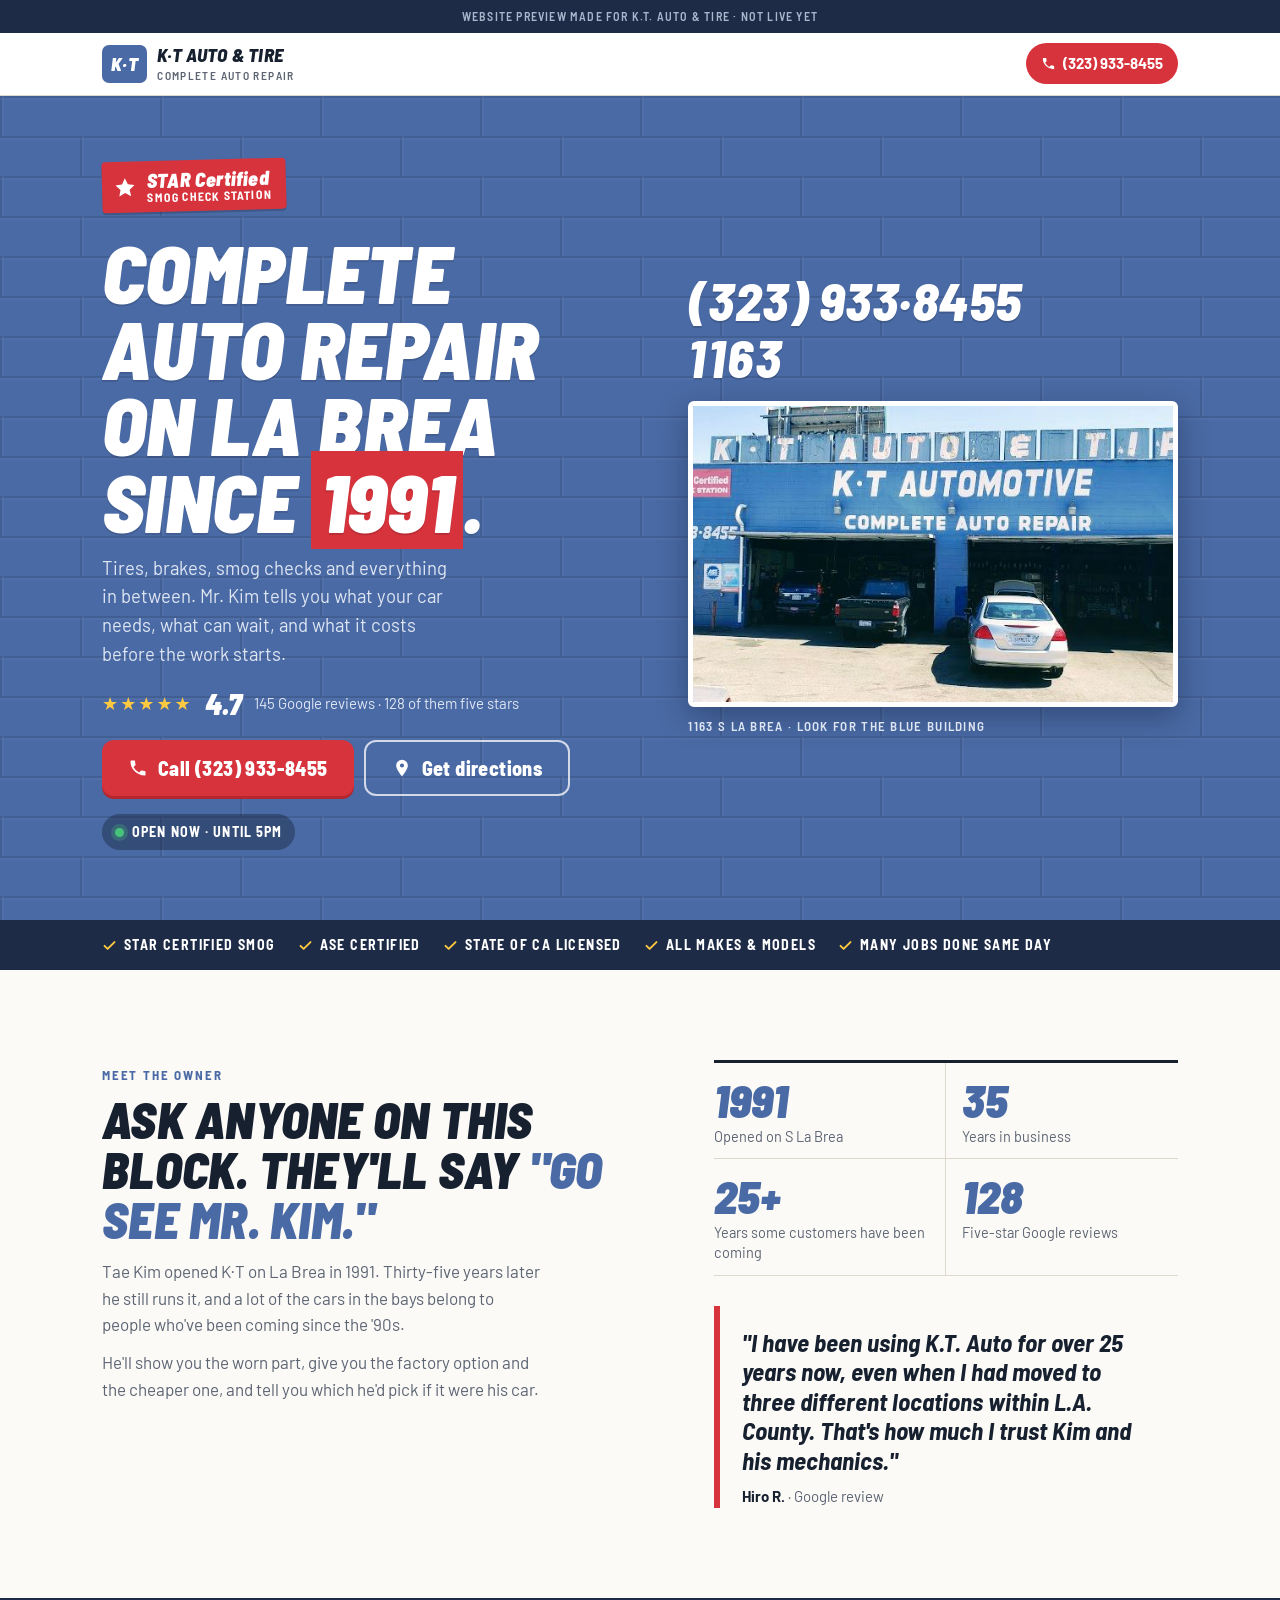
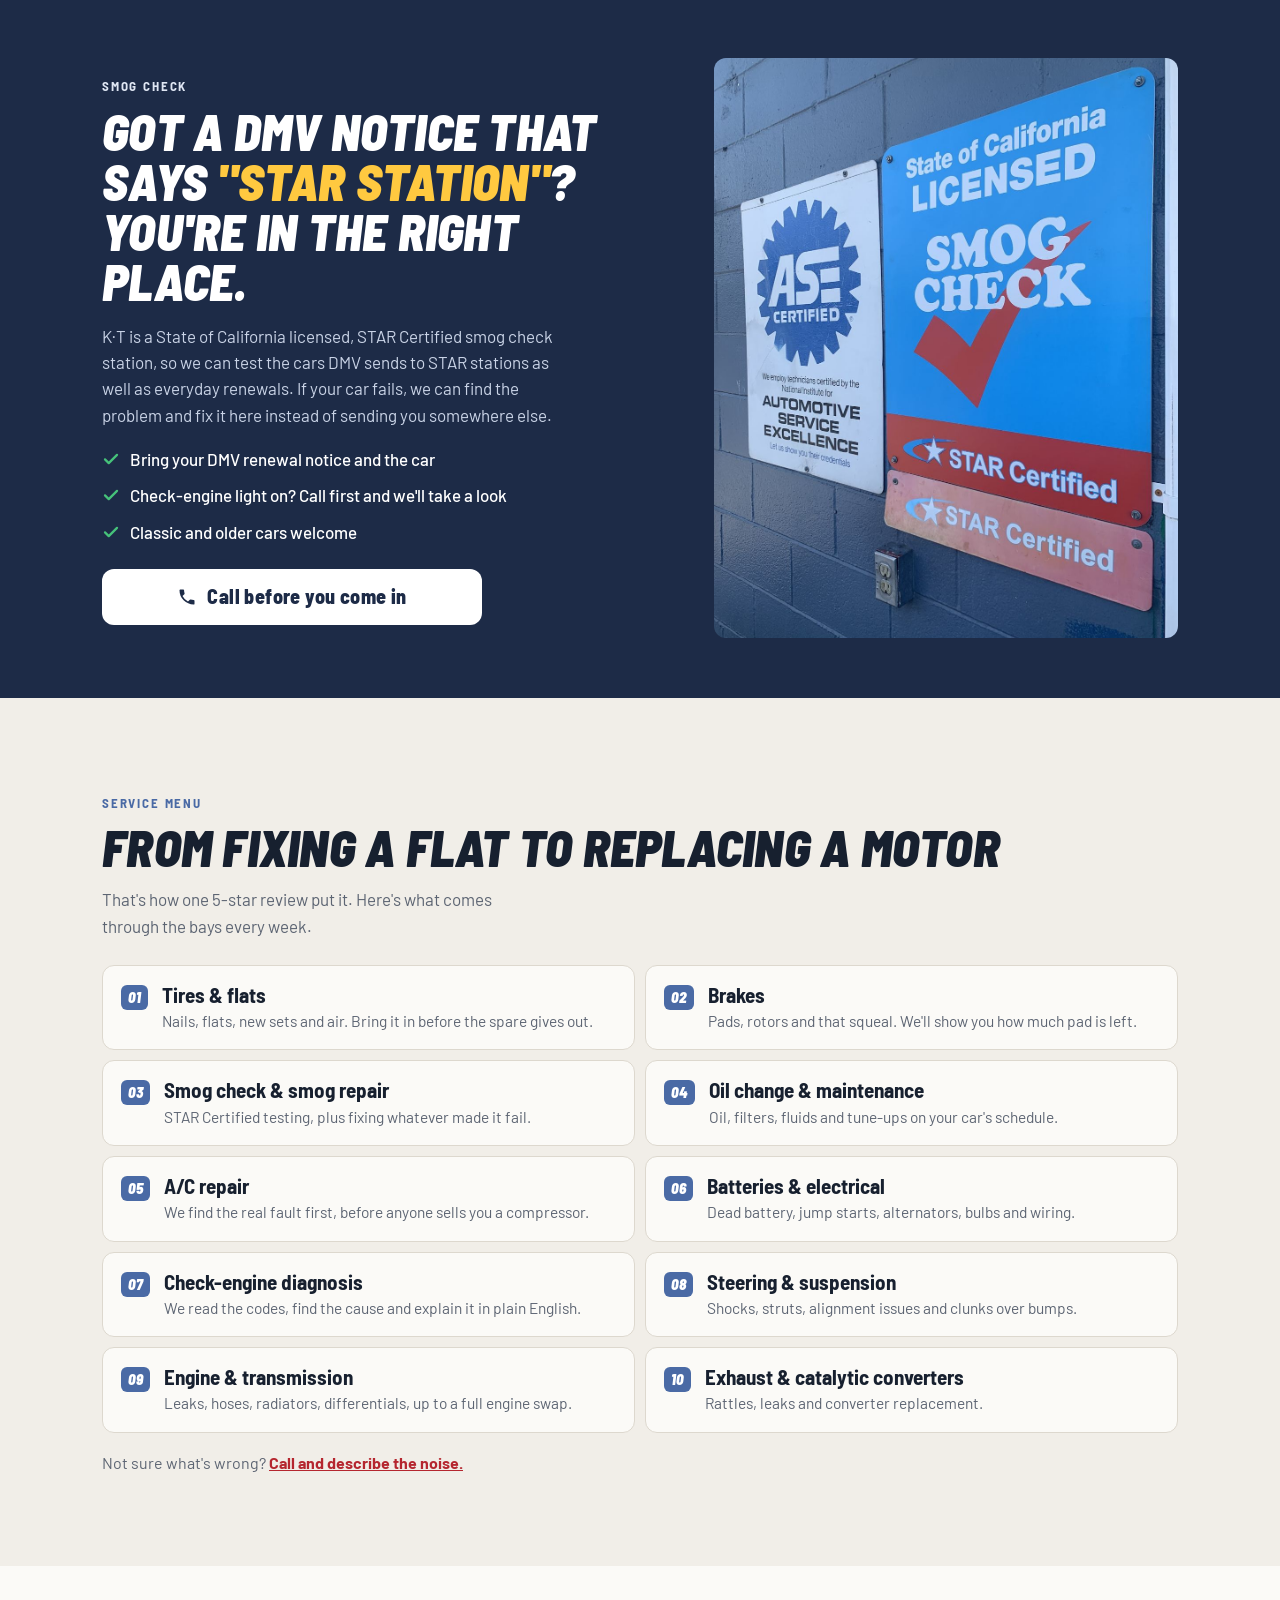
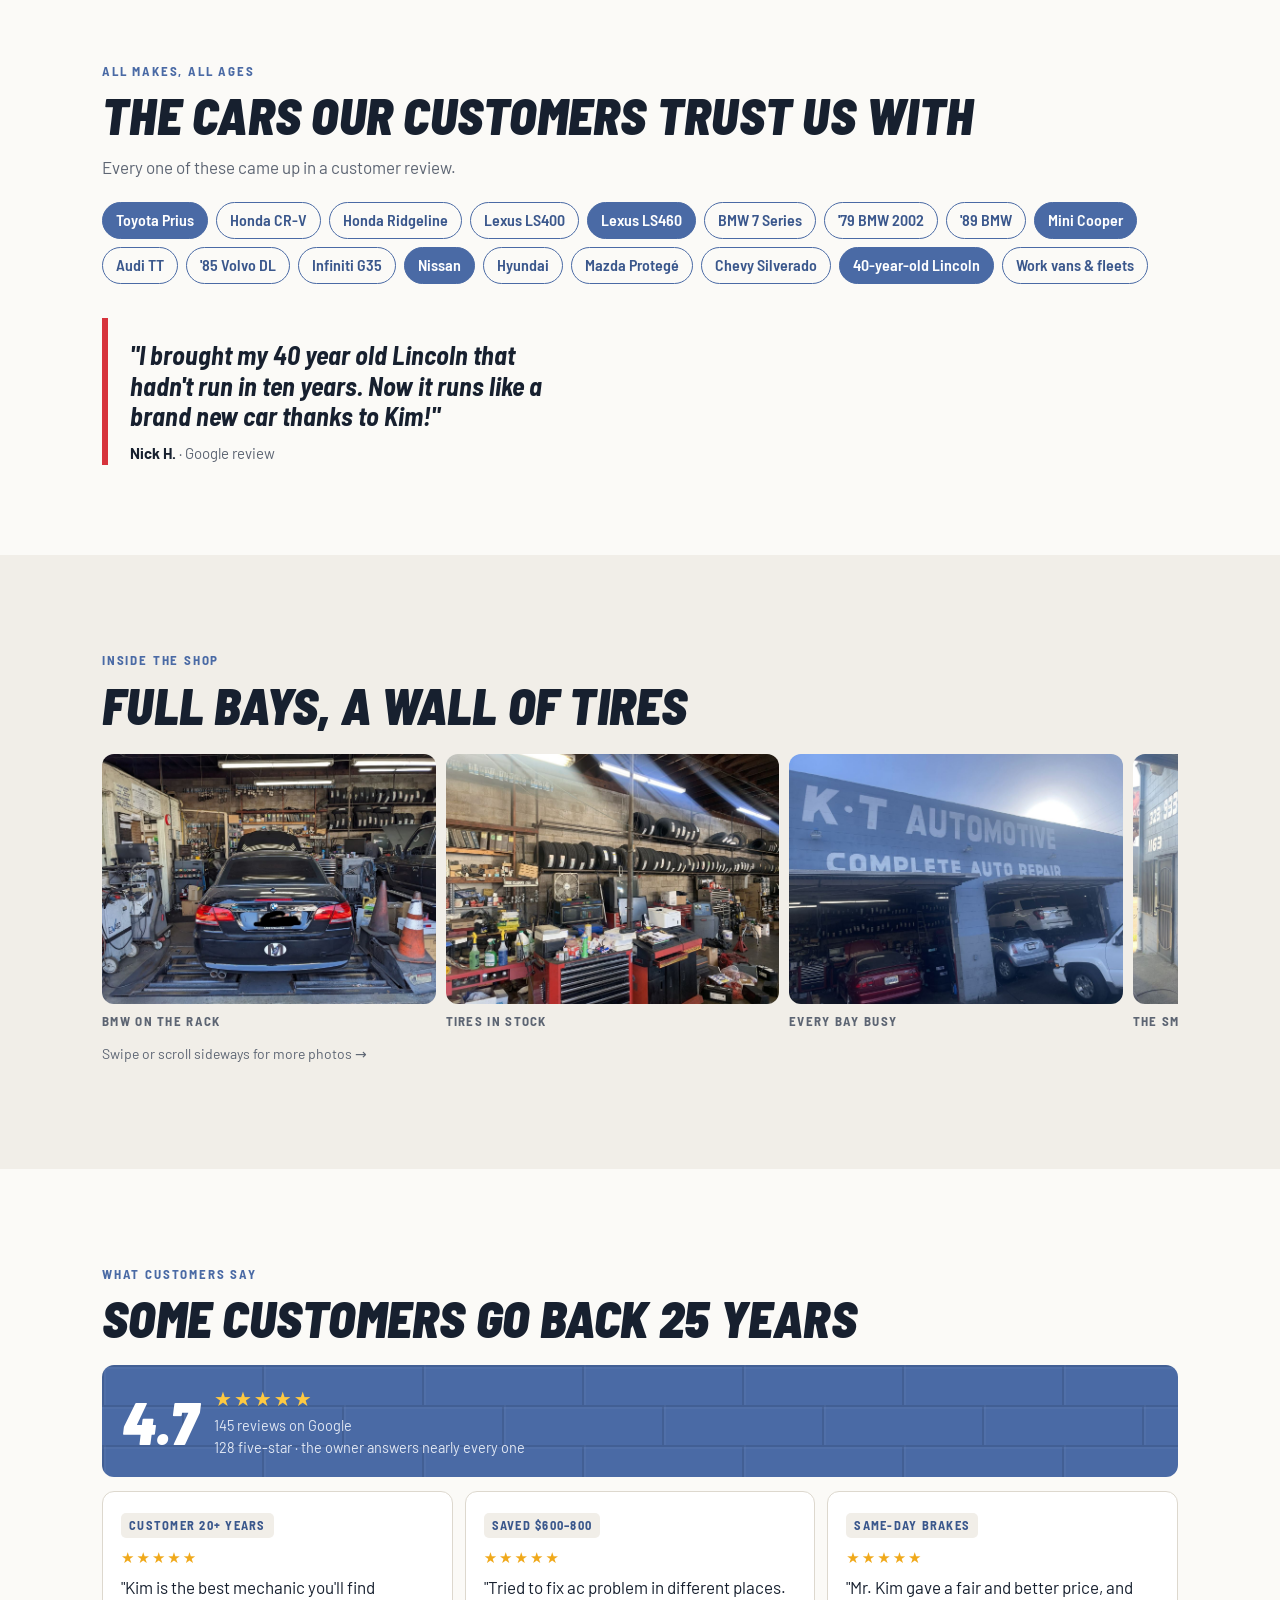
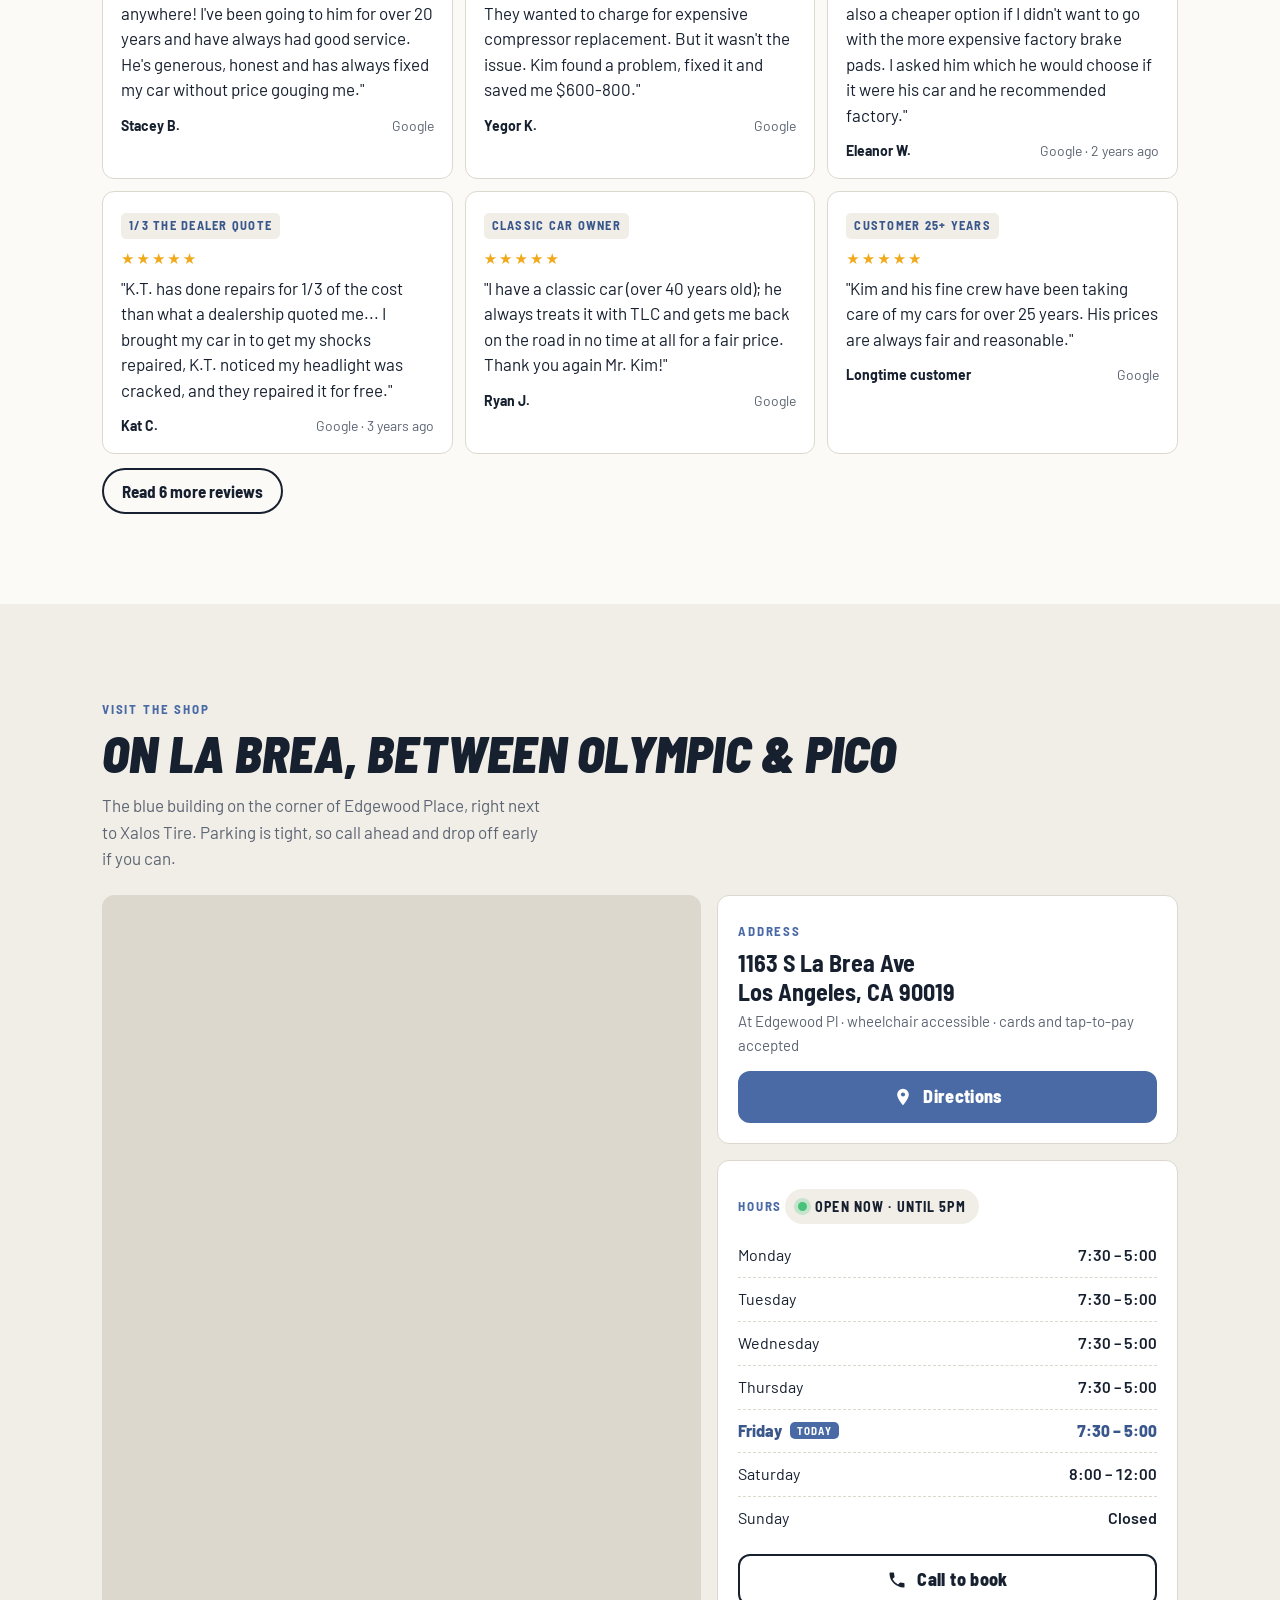
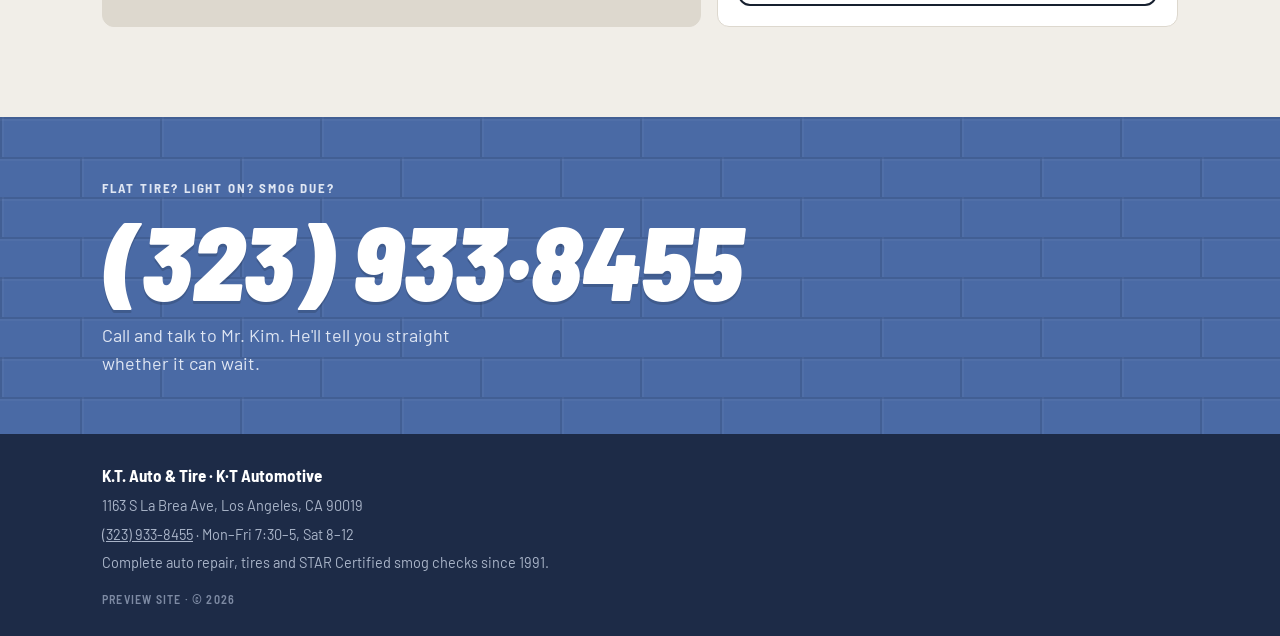
<file: kt-auto/index.html>
<!doctype html>
<html lang="en">
<head>
<meta charset="utf-8">
<meta name="viewport" content="width=device-width, initial-scale=1, viewport-fit=cover">
<meta name="robots" content="noindex, nofollow">
<title>K.T. Auto &amp; Tire · Complete Auto Repair &amp; STAR Smog Check · La Brea, Los Angeles</title>
<meta name="description" content="Complete auto repair, tires and STAR Certified smog checks on S La Brea Ave since 1991. 4.7 stars from 145 Google reviews. Call (323) 933-8455.">
<meta name="theme-color" content="#4a6aa5">
<link rel="icon" href="data:image/svg+xml,%3Csvg xmlns=%22http://www.w3.org/2000/svg%22 viewBox=%220 0 32 32%22%3E%3Crect width=%2232%22 height=%2232%22 rx=%227%22 fill=%22%234a6aa5%22/%3E%3Ctext x=%2216%22 y=%2222%22 font-family=%22Arial%22 font-style=%22italic%22 font-weight=%22900%22 font-size=%2214%22 fill=%22%23fff%22 text-anchor=%22middle%22%3EKT%3C/text%3E%3C/svg%3E">
<meta name="format-detection" content="telephone=yes">
<link rel="preconnect" href="https://fonts.googleapis.com">
<link rel="preconnect" href="https://fonts.gstatic.com" crossorigin>
<link href="https://fonts.googleapis.com/css2?family=Barlow+Semi+Condensed:ital,wght@0,600;0,700;1,700;1,800;1,900&family=Barlow:ital,wght@0,400;0,500;0,600;0,700;1,500&display=swap" rel="stylesheet">
<link rel="stylesheet" href="style.css">
</head>
<body>

<svg width="0" height="0" style="position:absolute" aria-hidden="true">
  <symbol id="i-phone" viewBox="0 0 24 24"><path fill="currentColor" d="M6.6 10.8a15.1 15.1 0 0 0 6.6 6.6l2.2-2.2a1 1 0 0 1 1-.25 11.4 11.4 0 0 0 3.6.57 1 1 0 0 1 1 1V20a1 1 0 0 1-1 1A17 17 0 0 1 3 4a1 1 0 0 1 1-1h3.5a1 1 0 0 1 1 1c0 1.25.2 2.45.57 3.57a1 1 0 0 1-.25 1z"/></symbol>
  <symbol id="i-pin" viewBox="0 0 24 24"><path fill="currentColor" d="M12 2a7 7 0 0 0-7 7c0 5.25 7 13 7 13s7-7.75 7-13a7 7 0 0 0-7-7zm0 9.5A2.5 2.5 0 1 1 12 6.5a2.5 2.5 0 0 1 0 5z"/></symbol>
  <symbol id="i-clock" viewBox="0 0 24 24"><path fill="none" stroke="currentColor" stroke-width="2" stroke-linecap="round" d="M12 7v5l3 2"/><circle cx="12" cy="12" r="9" fill="none" stroke="currentColor" stroke-width="2"/></symbol>
  <symbol id="i-star" viewBox="0 0 24 24"><path fill="currentColor" d="M12 2.5l2.9 6.1 6.6.8-4.9 4.6 1.3 6.6L12 17.3l-5.9 3.3 1.3-6.6L2.5 9.4l6.6-.8z"/></symbol>
  <symbol id="i-check" viewBox="0 0 24 24"><path fill="none" stroke="currentColor" stroke-width="3" stroke-linecap="round" stroke-linejoin="round" d="M4 12.5l5 5L20 6.5"/></symbol>
</svg>

<div class="demo-ribbon">Website preview made for K.T. Auto &amp; Tire · not live yet</div>

<header class="top">
  <div class="wrap">
    <a class="brand" href="#top" aria-label="K.T. Auto and Tire, back to top">
      <span class="brand-mark">K·T</span>
      <span class="brand-name"><b>K·T Auto &amp; Tire</b><span>Complete auto repair</span></span>
    </a>
    <a class="top-call" href="tel:+13239338455"><svg><use href="#i-phone"/></svg><span class="lbl">Call</span><span class="num">(323) 933-8455</span></a>
  </div>
</header>

<main id="top">

<!-- Hero: painted like the shop's own blue block wall -->
<section class="hero wall">
  <div class="wrap hero-grid">
    <div class="hero-copy">
      <div class="star-banner"><svg><use href="#i-star"/></svg><span><b>STAR Certified</b>Smog check station</span></div>
      <h1>Complete auto repair on La Brea since <em>1991</em>.</h1>
      <p class="sub">Tires, brakes, smog checks and everything in between. Mr. Kim tells you what your car needs, what can wait, and what it costs before the work starts.</p>
      <a class="proof" href="#reviews">
        <span class="stars" aria-hidden="true">★★★★★</span>
        <b>4.7</b>
        <span class="small">145 Google reviews · 128 of them five stars</span>
      </a>
      <div class="btns">
        <a class="btn btn-call" href="tel:+13239338455"><svg><use href="#i-phone"/></svg>Call (323) 933-8455</a>
        <a class="btn btn-ghost" href="https://www.google.com/maps/dir/?api=1&amp;destination=K.T.+Auto+%26+Tire+1163+S+La+Brea+Ave+Los+Angeles+CA+90019" target="_blank" rel="noopener"><svg><use href="#i-pin"/></svg>Get directions</a>
      </div>
      <div class="status" data-status><i></i><span>Mon–Fri 7:30–5 · Sat 8–12</span></div>
    </div>
    <div class="hero-side">
      <a class="painted" href="tel:+13239338455" aria-label="Call (323) 933-8455">
        <span class="p-num">(323) 933·8455</span>
        <span class="p-addr">1163</span>
      </a>
      <figure class="hero-photo">
        <img src="img/storefront.jpg" alt="The K·T Automotive building on La Brea: blue block wall, open service bays and cars out front">
        <figcaption>1163 S La Brea · look for the blue building</figcaption>
      </figure>
    </div>
  </div>
</section>

<div class="certs">
  <div class="wrap">
    <span><svg><use href="#i-check"/></svg>STAR Certified smog</span>
    <span><svg><use href="#i-check"/></svg>ASE Certified</span>
    <span><svg><use href="#i-check"/></svg>State of CA licensed</span>
    <span><svg><use href="#i-check"/></svg>All makes &amp; models</span>
    <span><svg><use href="#i-check"/></svg>Many jobs done same day</span>
  </div>
</div>

<!-- About Mr. Kim -->
<section class="block" id="kim">
  <div class="wrap kim-grid">
    <div>
      <span class="tag">Meet the owner</span>
      <h2 class="h2">Ask anyone on this block. They'll say <em>"go see Mr. Kim."</em></h2>
      <p class="lede">Tae Kim opened K·T on La Brea in 1991. Thirty-five years later he still runs it, and a lot of the cars in the bays belong to people who've been coming since the '90s.</p>
      <p class="lede">He'll show you the worn part, give you the factory option and the cheaper one, and tell you which he'd pick if it were his car.</p>
    </div>
    <div class="ledger">
      <div><b>1991</b><span>Opened on S La Brea</span></div>
      <div><b>35</b><span>Years in business</span></div>
      <div><b>25+</b><span>Years some customers have been coming</span></div>
      <div><b>128</b><span>Five-star Google reviews</span></div>
    </div>
    <figure class="pull">
      <blockquote>"I have been using K.T. Auto for over 25 years now, even when I had moved to three different locations within L.A. County. That's how much I trust Kim and his mechanics."</blockquote>
      <figcaption><b>Hiro R.</b> · Google review</figcaption>
    </figure>
  </div>
</section>

<!-- Smog -->
<section class="smog" id="smog">
  <div class="wrap smog-grid">
    <div>
      <span class="tag tag-light">Smog check</span>
      <h2 class="h2">Got a DMV notice that says <em>"STAR station"</em>? You're in the right place.</h2>
      <p>K·T is a State of California licensed, STAR Certified smog check station, so we can test the cars DMV sends to STAR stations as well as everyday renewals. If your car fails, we can find the problem and fix it here instead of sending you somewhere else.</p>
      <ul class="smog-list">
        <li><svg><use href="#i-check"/></svg>Bring your DMV renewal notice and the car</li>
        <li><svg><use href="#i-check"/></svg>Check-engine light on? Call first and we'll take a look</li>
        <li><svg><use href="#i-check"/></svg>Classic and older cars welcome</li>
      </ul>
      <a class="btn btn-white" href="tel:+13239338455"><svg><use href="#i-phone"/></svg>Call before you come in</a>
    </div>
    <figure class="smog-photo">
      <img loading="lazy" src="img/smog-signs.jpg" alt="ASE Certified and State of California Licensed STAR Certified Smog Check signs on the shop wall">
    </figure>
  </div>
</section>

<!-- Services -->
<section class="block alt" id="services">
  <div class="wrap">
    <span class="tag">Service menu</span>
    <h2 class="h2">From fixing a flat to replacing a motor</h2>
    <p class="lede">That's how one 5-star review put it. Here's what comes through the bays every week.</p>
    <div class="services">
      <div class="svc"><span class="code">01</span><h3>Tires &amp; flats</h3><p>Nails, flats, new sets and air. Bring it in before the spare gives out.</p></div>
      <div class="svc"><span class="code">02</span><h3>Brakes</h3><p>Pads, rotors and that squeal. We'll show you how much pad is left.</p></div>
      <div class="svc"><span class="code">03</span><h3>Smog check &amp; smog repair</h3><p>STAR Certified testing, plus fixing whatever made it fail.</p></div>
      <div class="svc"><span class="code">04</span><h3>Oil change &amp; maintenance</h3><p>Oil, filters, fluids and tune-ups on your car's schedule.</p></div>
      <div class="svc"><span class="code">05</span><h3>A/C repair</h3><p>We find the real fault first, before anyone sells you a compressor.</p></div>
      <div class="svc"><span class="code">06</span><h3>Batteries &amp; electrical</h3><p>Dead battery, jump starts, alternators, bulbs and wiring.</p></div>
      <div class="svc"><span class="code">07</span><h3>Check-engine diagnosis</h3><p>We read the codes, find the cause and explain it in plain English.</p></div>
      <div class="svc"><span class="code">08</span><h3>Steering &amp; suspension</h3><p>Shocks, struts, alignment issues and clunks over bumps.</p></div>
      <div class="svc"><span class="code">09</span><h3>Engine &amp; transmission</h3><p>Leaks, hoses, radiators, differentials, up to a full engine swap.</p></div>
      <div class="svc"><span class="code">10</span><h3>Exhaust &amp; catalytic converters</h3><p>Rattles, leaks and converter replacement.</p></div>
    </div>
    <div class="svc-cta">Not sure what's wrong? <a href="tel:+13239338455">Call and describe the noise.</a></div>
  </div>
</section>

<!-- Makes -->
<section class="block" id="makes">
  <div class="wrap">
    <span class="tag">All makes, all ages</span>
    <h2 class="h2">The cars our customers trust us with</h2>
    <p class="lede">Every one of these came up in a customer review.</p>
    <div class="makes">
      <span>Toyota Prius</span><span>Honda CR-V</span><span>Honda Ridgeline</span><span>Lexus LS400</span><span>Lexus LS460</span><span>BMW 7 Series</span><span>'79 BMW 2002</span><span>'89 BMW</span><span>Mini Cooper</span><span>Audi TT</span><span>'85 Volvo DL</span><span>Infiniti G35</span><span>Nissan</span><span>Hyundai</span><span>Mazda Protegé</span><span>Chevy Silverado</span><span>40-year-old Lincoln</span><span>Work vans &amp; fleets</span>
    </div>
    <figure class="pull pull-small">
      <blockquote>"I brought my 40 year old Lincoln that hadn't run in ten years. Now it runs like a brand new car thanks to Kim!"</blockquote>
      <figcaption><b>Nick H.</b> · Google review</figcaption>
    </figure>
  </div>
</section>

<!-- Gallery -->
<section class="block alt" id="shop">
  <div class="wrap">
    <span class="tag">Inside the shop</span>
    <h2 class="h2">Full bays, a wall of tires</h2>
    <div class="gallery">
      <figure><img loading="lazy" src="img/bmw-rack.jpg" alt="Black BMW coupe on the alignment rack in a service bay"><figcaption>BMW on the rack</figcaption></figure>
      <figure><img loading="lazy" src="img/tire-wall.jpg" alt="A wall of tires stacked above the tool chests and workbench"><figcaption>Tires in stock</figcaption></figure>
      <figure><img loading="lazy" src="img/sign-bays.jpg" alt="The K·T Automotive Complete Auto Repair sign above full service bays"><figcaption>Every bay busy</figcaption></figure>
      <figure><img loading="lazy" src="img/smog-bay.jpg" alt="Smog test equipment in the first bay next to the office door"><figcaption>The smog bay</figcaption></figure>
      <figure><img loading="lazy" src="img/bays-inside.jpg" alt="Inside the shop: a white sedan, a lift and red tool carts"><figcaption>Lifts and tool carts</figcaption></figure>
      <figure><img loading="lazy" src="img/infiniti-bay.jpg" alt="Black Infiniti sedan pulled up to a service bay under the K·T Auto sign"><figcaption>Pull right up to the bay</figcaption></figure>
      <figure><img loading="lazy" src="img/corner.jpg" alt="Street view of the shop from the corner of La Brea and Edgewood Place"><figcaption>La Brea at Edgewood Pl</figcaption></figure>
    </div>
    <p class="gallery-hint">Swipe or scroll sideways for more photos →</p>
  </div>
</section>

<!-- Reviews -->
<section class="block" id="reviews">
  <div class="wrap">
    <span class="tag">What customers say</span>
    <h2 class="h2">Some customers go back 25 years</h2>
    <div class="score wall">
      <div class="big">4.7</div>
      <div><span class="stars" aria-hidden="true">★★★★★</span><small>145 reviews on Google</small><small>128 five-star · the owner answers nearly every one</small></div>
    </div>
    <div class="reviews">
      <figure class="review"><span class="since">Customer 20+ years</span><span class="stars" aria-hidden="true">★★★★★</span><blockquote>"Kim is the best mechanic you'll find anywhere! I've been going to him for over 20 years and have always had good service. He's generous, honest and has always fixed my car without price gouging me."</blockquote><figcaption><b>Stacey B.</b><span>Google</span></figcaption></figure>
      <figure class="review"><span class="since">Saved $600–800</span><span class="stars" aria-hidden="true">★★★★★</span><blockquote>"Tried to fix ac problem in different places. They wanted to charge for expensive compressor replacement. But it wasn't the issue. Kim found a problem, fixed it and saved me $600-800."</blockquote><figcaption><b>Yegor K.</b><span>Google</span></figcaption></figure>
      <figure class="review"><span class="since">Same-day brakes</span><span class="stars" aria-hidden="true">★★★★★</span><blockquote>"Mr. Kim gave a fair and better price, and also a cheaper option if I didn't want to go with the more expensive factory brake pads. I asked him which he would choose if it were his car and he recommended factory."</blockquote><figcaption><b>Eleanor W.</b><span>Google · 2 years ago</span></figcaption></figure>
      <figure class="review"><span class="since">1/3 the dealer quote</span><span class="stars" aria-hidden="true">★★★★★</span><blockquote>"K.T. has done repairs for 1/3 of the cost than what a dealership quoted me... I brought my car in to get my shocks repaired, K.T. noticed my headlight was cracked, and they repaired it for free."</blockquote><figcaption><b>Kat C.</b><span>Google · 3 years ago</span></figcaption></figure>
      <figure class="review"><span class="since">Classic car owner</span><span class="stars" aria-hidden="true">★★★★★</span><blockquote>"I have a classic car (over 40 years old); he always treats it with TLC and gets me back on the road in no time at all for a fair price. Thank you again Mr. Kim!"</blockquote><figcaption><b>Ryan J.</b><span>Google</span></figcaption></figure>
      <figure class="review"><span class="since">Customer 25+ years</span><span class="stars" aria-hidden="true">★★★★★</span><blockquote>"Kim and his fine crew have been taking care of my cars for over 25 years. His prices are always fair and reasonable."</blockquote><figcaption><b>Longtime customer</b><span>Google</span></figcaption></figure>
    </div>
    <div class="reviews more-reviews">
      <figure class="review"><span class="since">Showed the old parts</span><span class="stars" aria-hidden="true">★★★★★</span><blockquote>"When I had hesitation about why, owner explained clearly and even showed me the parts that needed to be replaced which were worn and dirty."</blockquote><figcaption><b>Sarah Y.</b><span>Google · 2 years ago</span></figcaption></figure>
      <figure class="review"><span class="since">Back on the road in 90 min</span><span class="stars" aria-hidden="true">★★★★★</span><blockquote>"I needed a jump, and a new battery... I was up and running in about 90 minutes, a wonderful surprise since I was expecting to have to leave my car there all day."</blockquote><figcaption><b>Trish D.</b><span>Google</span></figcaption></figure>
      <figure class="review"><span class="since">Half the price</span><span class="stars" aria-hidden="true">★★★★★</span><blockquote>"Kim replaced my front brakes, pads and rotors on my Mini Cooper for 1/2 the price i paid before for the same job."</blockquote><figcaption><b>Annie M.</b><span>Google</span></figcaption></figure>
      <figure class="review"><span class="since">Customer since 1997</span><span class="stars" aria-hidden="true">★★★★★</span><blockquote>"Kt auto &amp; tire has been my best stop for smog check and any mechanical problems since 1997."</blockquote><figcaption><b>Corleon C.</b><span>Google</span></figcaption></figure>
      <figure class="review"><span class="since">Word of mouth</span><span class="stars" aria-hidden="true">★★★★★</span><blockquote>"My Mom recommended Kim from a friend of hers who was a nun &amp; all the nuns took their car to him. Kim &amp; his team are amazing!"</blockquote><figcaption><b>Lisa V.</b><span>Google · 3 years ago</span></figcaption></figure>
      <figure class="review"><span class="since">Referred by another shop</span><span class="stars" aria-hidden="true">★★★★★</span><blockquote>"I was referred to him by another shop who could not resolve my car problem. Mr Kim quickly gave me a diagnosis of the problem and gave me a fair price."</blockquote><figcaption><b>Keiichi O.</b><span>Google</span></figcaption></figure>
    </div>
    <button class="link-btn" type="button" data-more="Read 6 more reviews">Read 6 more reviews</button>
  </div>
</section>

<!-- Visit -->
<section class="block alt" id="visit">
  <div class="wrap">
    <span class="tag">Visit the shop</span>
    <h2 class="h2">On La Brea, between Olympic &amp; Pico</h2>
    <p class="lede">The blue building on the corner of Edgewood Place, right next to Xalos Tire. Parking is tight, so call ahead and drop off early if you can.</p>
    <div class="visit-grid">
      <div class="map"><iframe title="Map to K.T. Auto and Tire" loading="lazy" referrerpolicy="no-referrer-when-downgrade" src="https://www.google.com/maps?q=K.T.+Auto+%26+Tire,+1163+S+La+Brea+Ave,+Los+Angeles,+CA+90019&amp;z=16&amp;output=embed"></iframe></div>
      <div class="visit-side">
        <div class="card">
          <span class="tag">Address</span>
          <p class="addr">1163 S La Brea Ave<br>Los Angeles, CA 90019</p>
          <p class="muted">At Edgewood Pl · wheelchair accessible · cards and tap-to-pay accepted</p>
          <a class="btn btn-dark" href="https://www.google.com/maps/dir/?api=1&amp;destination=K.T.+Auto+%26+Tire+1163+S+La+Brea+Ave+Los+Angeles+CA+90019" target="_blank" rel="noopener"><svg><use href="#i-pin"/></svg>Directions</a>
        </div>
        <div class="card" id="hours">
          <span class="tag">Hours</span>
          <div class="status status-card" data-status><i></i><span>Mon–Fri 7:30–5 · Sat 8–12</span></div>
          <table class="hours">
            <tr data-day="1"><td>Monday</td><td>7:30 – 5:00</td></tr>
            <tr data-day="2"><td>Tuesday</td><td>7:30 – 5:00</td></tr>
            <tr data-day="3"><td>Wednesday</td><td>7:30 – 5:00</td></tr>
            <tr data-day="4"><td>Thursday</td><td>7:30 – 5:00</td></tr>
            <tr data-day="5"><td>Friday</td><td>7:30 – 5:00</td></tr>
            <tr data-day="6"><td>Saturday</td><td>8:00 – 12:00</td></tr>
            <tr data-day="0"><td>Sunday</td><td>Closed</td></tr>
          </table>
          <a class="btn btn-line" href="tel:+13239338455"><svg><use href="#i-phone"/></svg>Call to book</a>
        </div>
      </div>
    </div>
  </div>
</section>

<section class="final wall">
  <div class="wrap">
    <span class="tag tag-light">Flat tire? Light on? Smog due?</span>
    <a class="bignum" href="tel:+13239338455">(323) 933·8455</a>
    <p>Call and talk to Mr. Kim. He'll tell you straight whether it can wait.</p>
  </div>
</section>

</main>

<footer>
  <div class="wrap">
    <b>K.T. Auto &amp; Tire · K·T Automotive</b>
    <span>1163 S La Brea Ave, Los Angeles, CA 90019</span>
    <span><a href="tel:+13239338455">(323) 933-8455</a> · Mon–Fri 7:30–5, Sat 8–12</span>
    <span>Complete auto repair, tires and STAR Certified smog checks since 1991.</span>
    <span class="credit">Preview site · © <span data-year>2026</span></span>
  </div>
</footer>

<nav class="callbar" aria-label="Quick actions">
  <a href="https://www.google.com/maps/dir/?api=1&amp;destination=K.T.+Auto+%26+Tire+1163+S+La+Brea+Ave+Los+Angeles+CA+90019" target="_blank" rel="noopener"><svg><use href="#i-pin"/></svg>Directions</a>
  <a href="#hours"><svg><use href="#i-clock"/></svg>Hours</a>
  <a class="primary" href="tel:+13239338455"><svg><use href="#i-phone"/></svg>Call now</a>
</nav>

<script src="site.js"></script>
</body>
</html>
</file>
<file: kt-auto/style.css>
/* K.T. Auto & Tire: demo site. Mobile first.
   Look borrowed from the shop itself: slate-blue painted block wall,
   white italic sign lettering, red STAR smog banner. */
:root {
  --wall: #4a6aa5;        /* the building's blue */
  --wall-deep: #3a578c;
  --wall-dark: #1d2b47;
  --paint: #ffffff;
  --paint-soft: #dfe6f3;
  --star: #d7333c;        /* STAR Certified banner red: the "call" color */
  --star-deep: #b5262f;
  --concrete: #f1eee8;
  --paper: #fbfaf7;
  --line: #ddd8ce;
  --text: #17202f;
  --muted: #5d6573;
  --ok: #46c27a;
  --closed: #ff8a80;
  --radius: 12px;
  --display: 'Barlow Semi Condensed', 'Arial Narrow', system-ui, sans-serif;
  --body: 'Barlow', system-ui, sans-serif;
  --gutter: 20px;
  --bar-h: 76px;
}

*, *::before, *::after { box-sizing: border-box; }
html { -webkit-text-size-adjust: 100%; scroll-behavior: smooth; }
body {
  margin: 0;
  background: var(--paper);
  color: var(--text);
  font-family: var(--body);
  font-size: 17px;
  line-height: 1.55;
  padding-bottom: calc(var(--bar-h) + env(safe-area-inset-bottom));
}
img { max-width: 100%; display: block; }
a { color: inherit; }
svg { flex: none; }
.wrap { max-width: 1140px; margin: 0 auto; padding: 0 var(--gutter); }

/* Painted cinder-block wall texture, staggered like the real blocks */
.wall {
  background-color: var(--wall);
  background-image: url("data:image/svg+xml,%3Csvg xmlns='http://www.w3.org/2000/svg' width='160' height='80'%3E%3Cg fill='none' stroke='%23000' stroke-opacity='.10' stroke-width='2'%3E%3Cpath d='M0 1H160M0 41H160M1 0V40M81 40V80'/%3E%3C/g%3E%3Cg fill='none' stroke='%23fff' stroke-opacity='.06' stroke-width='1'%3E%3Cpath d='M0 3H160M0 43H160M3 0V40M83 40V80'/%3E%3C/g%3E%3C/svg%3E");
  background-size: 160px 80px;
  color: var(--paint);
}

/* Sign-painter type */
.tag {
  font-family: var(--display);
  font-weight: 700;
  font-size: 13px;
  letter-spacing: .14em;
  text-transform: uppercase;
  color: var(--wall);
}
.tag-light { color: var(--paint-soft); }
.h2 {
  font-family: var(--display);
  font-style: italic;
  font-weight: 900;
  font-size: clamp(30px, 8vw, 50px);
  line-height: 1;
  letter-spacing: .005em;
  margin: 8px 0 14px;
  text-transform: uppercase;
}
.h2 em { font-style: italic; color: var(--wall); }
.lede { color: var(--muted); max-width: 44ch; margin: 0 0 12px; }

/* Demo ribbon */
.demo-ribbon {
  background: var(--wall-dark);
  color: #aab6cc;
  font-family: var(--display);
  font-weight: 600;
  font-size: 12px;
  letter-spacing: .1em;
  text-align: center;
  padding: 7px 12px;
  text-transform: uppercase;
}

/* Header */
.top {
  position: sticky; top: 0; z-index: 30;
  background: rgba(255,255,255,.95);
  backdrop-filter: saturate(140%) blur(10px);
  -webkit-backdrop-filter: saturate(140%) blur(10px);
  border-bottom: 1px solid var(--line);
}
.top .wrap { display: flex; align-items: center; justify-content: space-between; height: 62px; gap: 12px; }
.brand { text-decoration: none; display: flex; align-items: center; gap: 10px; min-width: 0; }
.brand-mark {
  flex: none; height: 38px; padding: 0 9px; border-radius: 7px;
  background: var(--wall); color: #fff; display: grid; place-items: center;
  font-family: var(--display); font-style: italic; font-weight: 900; font-size: 19px; letter-spacing: .02em;
}
.brand-name { line-height: 1.05; min-width: 0; }
.brand-name b {
  display: block; font-family: var(--display); font-style: italic; font-weight: 800; font-size: 19px;
  text-transform: uppercase; letter-spacing: .01em;
  white-space: nowrap; overflow: hidden; text-overflow: ellipsis;
}
.brand-name span { font-family: var(--display); font-weight: 600; font-size: 11.5px; color: var(--muted); letter-spacing: .12em; text-transform: uppercase; }
.top-call {
  flex: none; text-decoration: none; font-weight: 700; font-size: 15px;
  background: var(--star); color: #fff;
  padding: 9px 15px; border-radius: 999px; display: inline-flex; gap: 7px; align-items: center;
}
.top-call svg { width: 15px; height: 15px; }
.top-call .num { display: none; }

/* Hero */
.hero .wrap { padding-top: 28px; padding-bottom: 36px; }
.hero-grid { display: grid; gap: 26px; }
.star-banner {
  display: inline-flex; align-items: center; gap: 10px;
  background: var(--star); color: #fff; padding: 8px 14px 8px 11px;
  border-radius: 4px; box-shadow: 0 2px 0 rgba(0,0,0,.18);
  transform: rotate(-1.5deg);
}
.star-banner svg { width: 24px; height: 24px; }
.star-banner span { font-family: var(--display); font-weight: 700; font-size: 12px; letter-spacing: .1em; text-transform: uppercase; line-height: 1.1; }
.star-banner b { display: block; font-style: italic; font-weight: 900; font-size: 20px; letter-spacing: .01em; text-transform: none; }
.hero h1 {
  font-family: var(--display);
  font-style: italic;
  font-weight: 900;
  text-transform: uppercase;
  font-size: clamp(40px, 12vw, 82px);
  line-height: .93;
  letter-spacing: .005em;
  margin: 22px 0 16px;
  text-shadow: 0 2px 0 rgba(0,0,0,.12);
}
.hero h1 em { font-style: italic; color: #fff; background: var(--star); padding: 0 .12em; margin-left: -.02em; box-decoration-break: clone; -webkit-box-decoration-break: clone; }
.hero p.sub { color: var(--paint-soft); font-size: 18.5px; max-width: 36ch; margin: 0 0 20px; }
.proof { display: flex; align-items: center; gap: 10px 12px; flex-wrap: wrap; margin: 0 0 22px; text-decoration: none; }
.stars { color: #ffc940; letter-spacing: 2px; font-size: 18px; }
.proof b { font-family: var(--display); font-style: italic; font-size: 30px; font-weight: 900; line-height: 1; }
.proof span.small { color: var(--paint-soft); font-size: 15px; }
.btns { display: grid; gap: 10px; }
.btn {
  display: flex; align-items: center; justify-content: center; gap: 10px;
  min-height: 56px; border-radius: var(--radius);
  font-family: var(--display); font-weight: 800; font-size: 20px; text-decoration: none; letter-spacing: .02em;
  transition: transform .12s ease, background .2s ease;
}
.btn:active { transform: scale(.98); }
.btn svg { width: 20px; height: 20px; }
.btn-call { background: var(--star); color: #fff; box-shadow: 0 3px 0 var(--star-deep); }
.btn-call:hover { background: #e03b44; }
.btn-ghost { border: 2px solid rgba(255,255,255,.75); color: #fff; }
.btn-ghost:hover { background: rgba(255,255,255,.1); }
.btn-white { background: #fff; color: var(--wall-dark); }
.status {
  display: inline-flex; align-items: center; gap: 8px; margin-top: 18px;
  font-family: var(--display); font-weight: 700; font-size: 14px; letter-spacing: .08em; text-transform: uppercase;
  background: rgba(17,28,48,.38); padding: 7px 13px; border-radius: 999px; color: #fff;
}
.status i { width: 9px; height: 9px; border-radius: 50%; background: #9aa6bb; display: block; }
.status.open i { background: var(--ok); box-shadow: 0 0 0 4px rgba(70,194,122,.25); }
.status.closed i { background: var(--closed); }
.status-card { background: var(--concrete); color: var(--text); margin: 8px 0 2px; }
.status-card.closed i { background: var(--star); }

/* The painted phone number, like the side of the building */
.painted {
  display: block; text-decoration: none; color: #fff;
  font-family: var(--display); font-style: italic; font-weight: 800; line-height: .95;
  text-shadow: 0 2px 0 rgba(0,0,0,.14);
}
.p-num { display: block; font-size: clamp(34px, 10vw, 54px); letter-spacing: .01em; white-space: nowrap; }
.p-addr { display: block; font-size: clamp(34px, 10vw, 54px); margin-top: 6px; letter-spacing: .04em; }
.hero-photo { margin: 18px 0 0; }
.hero-photo img {
  width: 100%; aspect-ratio: 16/10; object-fit: cover; border-radius: 6px;
  border: 5px solid #fff; box-shadow: 0 10px 30px rgba(10,20,40,.35);
  background: var(--wall-deep);
}
.hero-photo figcaption { font-family: var(--display); font-weight: 600; font-size: 13px; letter-spacing: .1em; text-transform: uppercase; color: var(--paint-soft); margin-top: 9px; }

/* Certs strip */
.certs { background: var(--wall-dark); color: #fff; }
.certs .wrap {
  display: flex; gap: 22px; overflow-x: auto; padding-top: 14px; padding-bottom: 14px;
  font-family: var(--display); font-weight: 700; font-size: 14px; text-transform: uppercase; letter-spacing: .1em;
  white-space: nowrap; scrollbar-width: none;
}
.certs .wrap::-webkit-scrollbar { display: none; }
.certs span { display: inline-flex; align-items: center; gap: 7px; }
.certs svg { width: 15px; height: 15px; color: #ffc940; }

/* Sections */
section.block { padding: 58px 0; }
section.block.alt { background: var(--concrete); }

/* Meet Mr. Kim */
.kim-grid { display: grid; gap: 26px; }
.ledger { display: grid; grid-template-columns: 1fr 1fr; border-top: 3px solid var(--text); }
.ledger div { padding: 14px 0 12px; border-bottom: 1px solid var(--line); }
.ledger div:nth-child(odd) { padding-right: 14px; border-right: 1px solid var(--line); }
.ledger div:nth-child(even) { padding-left: 16px; }
.ledger b { display: block; font-family: var(--display); font-style: italic; font-weight: 900; font-size: 46px; line-height: 1; color: var(--wall); }
.ledger span { display: block; font-size: 14.5px; color: var(--muted); line-height: 1.35; margin-top: 4px; }
.pull { margin: 34px 0 0; padding: 22px 0 0 22px; border-left: 6px solid var(--star); }
.pull blockquote { margin: 0; font-family: var(--display); font-style: italic; font-weight: 700; font-size: clamp(22px, 5.4vw, 32px); line-height: 1.18; max-width: 34ch; }
.pull figcaption { margin-top: 10px; color: var(--muted); font-size: 15px; }
.pull figcaption b { color: var(--text); }
.pull-small blockquote { font-size: clamp(20px, 4.6vw, 26px); }

/* Smog */
.smog { background: var(--wall-dark); color: #fff; }
.smog .wrap { padding-top: 60px; padding-bottom: 60px; }
.smog-grid { display: grid; gap: 28px; }
.smog .h2 em { color: #ffc940; }
.smog p { color: #c9d3e6; max-width: 46ch; }
.smog-list { list-style: none; padding: 0; margin: 18px 0 24px; display: grid; gap: 10px; }
.smog-list li { display: flex; gap: 10px; align-items: flex-start; font-weight: 500; }
.smog-list svg { width: 18px; height: 18px; color: var(--ok); margin-top: 4px; }
.smog .btn { max-width: 380px; }
.smog-photo { margin: 0; }
.smog-photo img { width: 100%; aspect-ratio: 4/3; object-fit: cover; object-position: 50% 45%; border-radius: var(--radius); }

/* Services */
.services { display: grid; gap: 10px; margin-top: 26px; }
.svc {
  background: var(--paper); border: 1px solid var(--line); border-radius: var(--radius);
  padding: 17px 18px; display: grid; grid-template-columns: auto 1fr; gap: 3px 14px; align-items: start;
}
.svc .code {
  grid-row: span 2; font-family: var(--display); font-style: italic; font-weight: 900; font-size: 15px; color: #fff;
  background: var(--wall); border-radius: 6px; padding: 5px 7px; line-height: 1; margin-top: 2px;
}
.svc h3 { margin: 0; font-family: var(--display); font-weight: 700; font-size: 21px; line-height: 1.15; }
.svc p { margin: 0; font-size: 15.5px; color: var(--muted); line-height: 1.45; }
.svc-cta { margin-top: 18px; font-size: 16px; color: var(--muted); }
.svc-cta a { color: var(--star-deep); font-weight: 700; }

/* Makes */
.makes { display: flex; flex-wrap: wrap; gap: 8px; margin-top: 22px; }
.makes span {
  font-family: var(--display); font-weight: 600; font-size: 16px;
  border: 1.5px solid var(--wall); color: var(--wall-deep); border-radius: 999px; padding: 5px 13px;
}
.makes span:nth-child(4n+1) { background: var(--wall); color: #fff; }

/* Gallery */
.gallery {
  display: grid; grid-auto-flow: column; grid-auto-columns: 80%; gap: 10px;
  overflow-x: auto; scroll-snap-type: x mandatory; margin-top: 24px;
  padding-bottom: 6px; scrollbar-width: none;
}
.gallery::-webkit-scrollbar { display: none; }
.gallery figure { margin: 0; scroll-snap-align: start; }
.gallery img { width: 100%; aspect-ratio: 4/3; object-fit: cover; border-radius: var(--radius); background: var(--line); }
.gallery figcaption { font-family: var(--display); font-weight: 700; font-size: 13px; color: var(--muted); margin-top: 7px; text-transform: uppercase; letter-spacing: .1em; }
.gallery-hint { font-size: 14px; color: var(--muted); margin-top: 6px; }

/* Reviews */
.score {
  display: flex; align-items: center; gap: 16px; margin-top: 22px;
  padding: 18px 20px; border-radius: var(--radius); color: #fff;
}
.score .big { font-family: var(--display); font-style: italic; font-size: 60px; line-height: 1; font-weight: 900; }
.score .stars { font-size: 20px; }
.score small { display: block; color: var(--paint-soft); font-size: 14.5px; }
.reviews { display: grid; gap: 12px; margin-top: 14px; }
.review {
  background: #fff; border: 1px solid var(--line); border-radius: var(--radius); padding: 18px 18px 16px;
  margin: 0; position: relative;
}
.review .since {
  display: inline-block; font-family: var(--display); font-weight: 700; font-size: 12.5px; letter-spacing: .1em; text-transform: uppercase;
  background: var(--concrete); color: var(--wall-deep); padding: 3px 8px; border-radius: 5px; margin-bottom: 8px;
}
.review .stars { display: block; font-size: 15px; color: #f0a91b; }
.review blockquote { margin: 6px 0 12px; font-size: 17px; line-height: 1.5; }
.review figcaption { font-size: 14px; color: var(--muted); display: flex; justify-content: space-between; gap: 10px; }
.review figcaption b { color: var(--text); font-weight: 700; }
.more-reviews { display: none; }
.more-reviews.show { display: grid; }
.link-btn {
  margin-top: 14px; background: none; border: 2px solid var(--text); color: var(--text);
  font-family: var(--display); font-weight: 700; font-size: 17px; padding: 11px 18px; border-radius: 999px; cursor: pointer;
}

/* Visit */
.visit-grid { display: grid; gap: 16px; margin-top: 24px; }
.map { border-radius: var(--radius); overflow: hidden; border: 1px solid var(--line); aspect-ratio: 4/3.2; background: var(--line); }
.map iframe { width: 100%; height: 100%; border: 0; display: block; }
.card { background: #fff; border: 1px solid var(--line); border-radius: var(--radius); padding: 20px; }
.addr { font-family: var(--display); font-size: 24px; font-weight: 700; line-height: 1.2; margin: 6px 0 4px; }
.card .muted { color: var(--muted); font-size: 15px; margin: 0; }
.hours { width: 100%; border-collapse: collapse; margin-top: 8px; font-size: 16px; }
.hours td { padding: 9px 0; border-bottom: 1px dashed var(--line); }
.hours td:last-child { text-align: right; font-variant-numeric: tabular-nums; font-weight: 600; }
.hours tr:last-child td { border-bottom: 0; }
.hours tr.today td { font-weight: 800; color: var(--wall-deep); }
.hours tr.today td:first-child::after {
  content: "Today"; font-family: var(--display); font-weight: 700; font-size: 11px; letter-spacing: .1em;
  text-transform: uppercase; background: var(--wall); color: #fff; padding: 2px 7px; border-radius: 5px; margin-left: 8px;
  vertical-align: 2px;
}
.card .btn { margin-top: 14px; min-height: 52px; font-size: 18px; }
.btn-dark { background: var(--wall); color: #fff; }
.btn-line { border: 2px solid var(--text); color: var(--text); }

/* Final CTA */
.final .wrap { padding-top: 56px; padding-bottom: 56px; }
.final .bignum {
  display: block; text-decoration: none; font-family: var(--display); font-style: italic; font-weight: 900;
  font-size: clamp(42px, 13vw, 104px); line-height: .95; margin: 12px 0 12px; white-space: nowrap;
  text-shadow: 0 3px 0 rgba(0,0,0,.14);
}
.final p { margin: 0; max-width: 36ch; color: var(--paint-soft); font-size: 18px; }

footer { background: var(--wall-dark); color: #a9b4c8; font-size: 14.5px; }
footer .wrap { padding-top: 28px; padding-bottom: 28px; display: grid; gap: 6px; }
footer b { color: #fff; font-family: var(--display); font-size: 17px; }
footer .credit { font-family: var(--display); font-weight: 600; font-size: 12px; letter-spacing: .1em; text-transform: uppercase; margin-top: 10px; color: #7d8aa3; }

/* Sticky call bar (phones) */
.callbar {
  position: fixed; left: 0; right: 0; bottom: 0; z-index: 40;
  background: rgba(255,255,255,.97); border-top: 1px solid var(--line);
  padding: 10px 12px calc(10px + env(safe-area-inset-bottom));
  display: grid; grid-template-columns: 1fr 1fr 1.6fr; gap: 8px;
  box-shadow: 0 -6px 20px rgba(20,30,50,.08);
}
.callbar a {
  display: flex; flex-direction: column; align-items: center; justify-content: center; gap: 3px;
  min-height: 54px; border-radius: 12px; text-decoration: none; color: var(--wall-deep);
  font-family: var(--display); font-size: 14px; font-weight: 700; letter-spacing: .03em; background: #e9eef7;
}
.callbar a svg { width: 19px; height: 19px; }
.callbar a.primary { background: var(--star); color: #fff; flex-direction: row; gap: 9px; font-size: 20px; font-weight: 800; }

/* Wider screens */
@media (min-width: 760px) {
  :root { --gutter: 32px; }
  body { padding-bottom: 0; }
  .callbar { display: none; }
  .top-call .num { display: inline; }
  .top-call .lbl { display: none; }
  .hero .wrap { padding-top: 64px; padding-bottom: 70px; }
  .hero-grid { grid-template-columns: 1.1fr 1fr; gap: 48px; align-items: center; }
  .hero-side { display: grid; }
  .btns { grid-template-columns: auto auto; justify-content: start; }
  .btn { padding: 0 26px; }
  .kim-grid { grid-template-columns: 1.2fr 1fr; gap: 0 56px; align-items: start; }
  .kim-grid > div:first-child { grid-row: span 2; }
  .kim-grid .pull { grid-column: 2; margin-top: 30px; }
  .kim-grid .pull blockquote { font-size: 25px; }
  .smog-grid { grid-template-columns: 1.2fr 1fr; gap: 56px; align-items: center; }
  .smog-photo img { aspect-ratio: 4/5; }
  .services { grid-template-columns: repeat(2, 1fr); }
  .gallery { grid-auto-columns: 40%; }
  .reviews { grid-template-columns: repeat(2, 1fr); }
  .visit-grid { grid-template-columns: 1.3fr 1fr; align-items: stretch; }
  .visit-side { display: grid; gap: 16px; }
  .map { aspect-ratio: auto; height: 100%; min-height: 480px; }
  section.block { padding: 90px 0; }
}
@media (min-width: 1060px) {
  .services { grid-template-columns: repeat(2, 1fr); }
  .gallery { grid-auto-columns: 31%; }
  .reviews { grid-template-columns: repeat(3, 1fr); }
}
@media (prefers-reduced-motion: reduce) { html { scroll-behavior: auto; } .btn { transition: none; } }

/* Anchor jumps land below the sticky header */
[id] { scroll-margin-top: 74px; }
</file>
